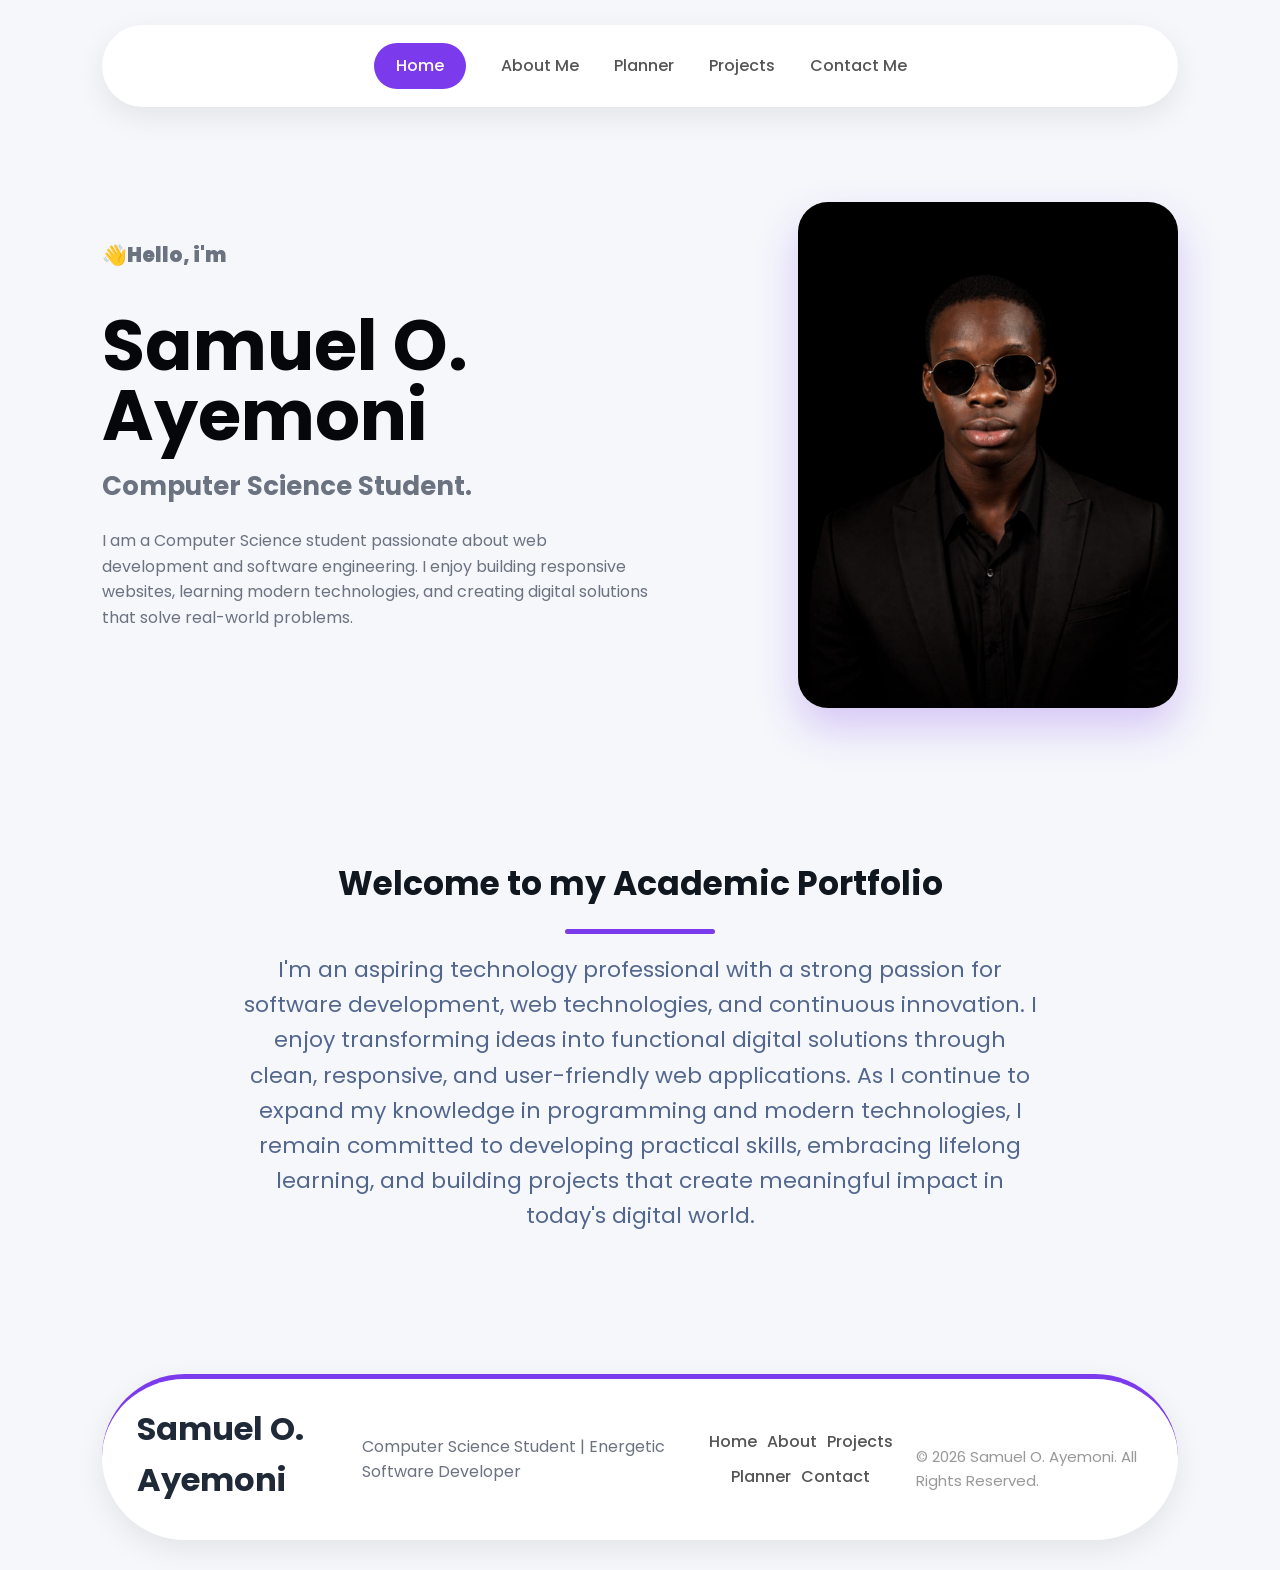
<file: index.html>
<!DOCTYPE html>
<html lang="en">
<head>
    <meta charset="UTF-8">
    <meta name="viewport" content="width=device-width, initial-scale=1.0">
    <title>portfolio -v2</title><link rel="preconnect" href="https://fonts.googleapis.com">
    <link rel="preconnect" href="https://fonts.gstatic.com" crossorigin>
    <link href="https://fonts.googleapis.com/css2?family=Poppins:wght@300;400;500;600;700&display=swap" rel="stylesheet">
     <link rel="stylesheet" href="style -v2.css">

</head>
<body>
    <header>
        <nav>
            <a href="index.html" class="minus">Home</a>
            <a href="about.html">About Me</a>
            <a href="planner.html">Planner</a>
            <a href="projects.html">Projects</a>
            <a href="contact.html">Contact Me</a>
        </nav>
    </header>
<main>
            <section class="hero">
                <div class="hero-text">
                    <p class="greeting">👋Hello, i'm</p>
                    <h1>Samuel O. <br>Ayemoni</h1>
                    <h3>Computer Science Student.</h3>
                    <p>
                       I am a Computer Science student passionate about web development and software engineering. I enjoy building responsive websites, learning modern technologies, and creating digital solutions that solve real-world problems.
                    </p>
                    <a href="calculator/calculator.html"></a>
                </div>

                <div class="hero-img">
                    <img src="love.jpg.jpeg" alt="Timeless">
                </div>
            </section>
            <section class="Welcome">
                <div>
                  <h2>Welcome to my Academic Portfolio</h2>
                  <p>
                   I'm an aspiring technology professional with a strong passion for software development, web technologies, and continuous innovation. I enjoy transforming ideas into functional digital solutions through clean, responsive, and user-friendly web applications. As I continue to expand my knowledge in programming and modern technologies, I remain committed to developing practical skills, embracing lifelong learning, and building projects that create meaningful impact in today's digital world.
                  </p>
                </div>
            </section>
            
</main>
        <footer>
                <h2>Samuel O. Ayemoni</h2>
                <p>Computer Science Student | Energetic Software Developer</p>
                <div class="footer-links">
                    <a href="index.html">Home</a>
                    <a href="about.html">About</a>
                    <a href="projects.html">Projects</a>
                    <a href="planner.html">Planner</a>
                    <a href="contact.html">Contact</a>
                </div>
                <p class="copyright">
                     © 2026 Samuel O. Ayemoni. All Rights Reserved.
            </p>
        </footer>
</body>
</html>
</file>
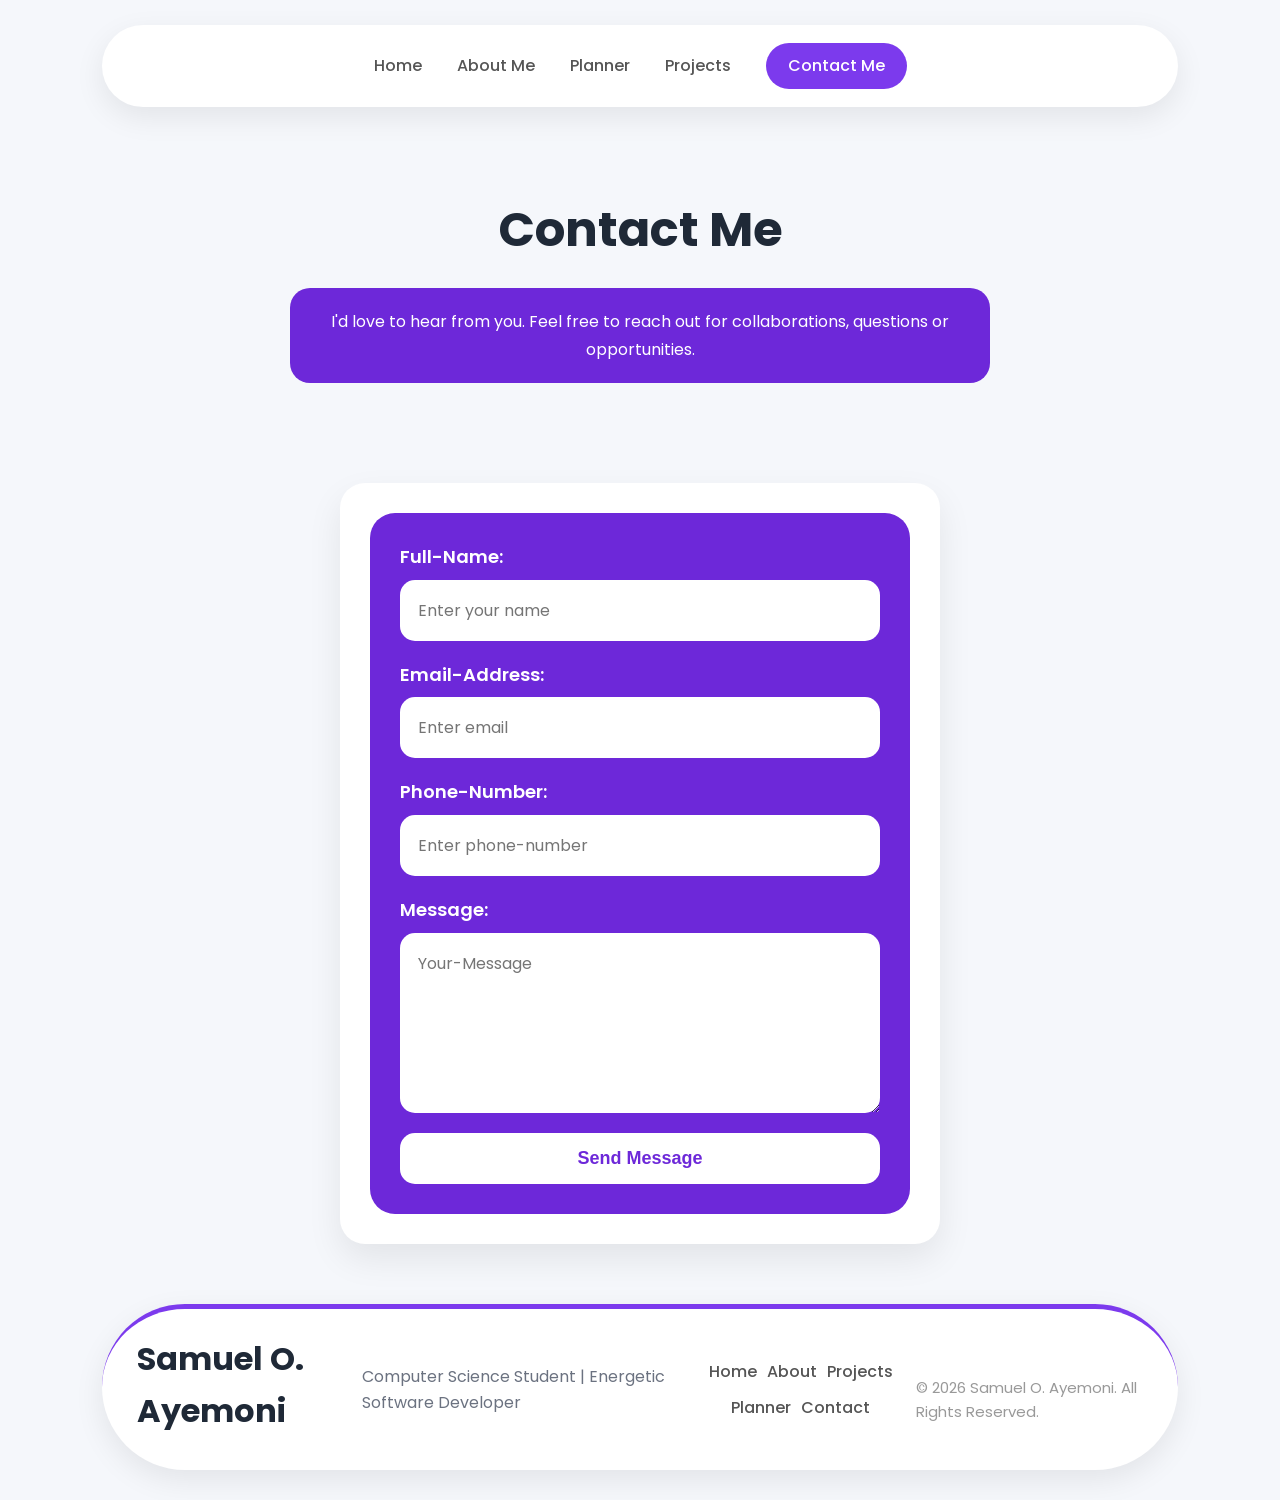
<file: contact.html>
<!DOCTYPE html>
<html lang="en">
<head>
    <meta charset="UTF-8">
    <meta name="viewport" content="width=device-width, initial-scale=1.0">
    <title>portfolio -v2</title>
    <link rel="stylesheet" href="style -v2.css">
    <link rel="preconnect" href="https://fonts.googleapis.com">
<link rel="preconnect" href="https://fonts.gstatic.com" crossorigin>
<link href="https://fonts.googleapis.com/css2?family=Poppins:wght@300;400;500;600;700&display=swap" rel="stylesheet">

</head>
<body>
    <header>
        <nav>
            <a href="index.html">Home</a>
            <a href="about.html">About Me</a>
            <a href="planner.html">Planner</a>
            <a href="projects.html">Projects</a>
            <a href="contact.html" class="minus">Contact Me</a>
        </nav>
    </header>
<main>
    <section class="contact-container">
        <div class="contact-intro">
            <h1>Contact Me</h1>
            <p>
            I'd love to hear from you.
            Feel free to reach out for collaborations,
            questions or opportunities.</p>
        </div>
        </section>
        <section class="contact-form">
        <div class="contact-card">
            <form id="contact-form">
                <div class="contact-real">
                    <div class="form-group">
                        <label for="name">Full-Name:</label>
                        <input type="text" id="name" placeholder="Enter your name">
                    </div>
                    <div class="form-group">
                        <label for="email">Email-Address:</label>
                        <input type="email" id="email" placeholder="Enter email">
                    </div>
                    <div class="form-group">
                        <label for="phone number">Phone-Number:</label>
                        <input type="tel" id="Phone-number" placeholder="Enter phone-number">
                    </div>
                    <div class="form-group">
                        <label for="message">Message:</label>
                        <textarea id="message" rows="5" placeholder="Your-Message"></textarea>
                    </div>
                        <button type="submit">Send Message</button>
                </div>
            </form>
        </div>
    </section>
</main>
    <footer>
                <h2>Samuel O. Ayemoni</h2>
                <p>Computer Science Student | Energetic Software Developer</p>
                <div class="footer-links">
                    <a href="index.html">Home</a>
                    <a href="about.html">About</a>
                    <a href="projects.html">Projects</a>
                    <a href="planner.html">Planner</a>
                    <a href="contact.html">Contact</a>
                </div>
                <p class="copyright">
                     © 2026 Samuel O. Ayemoni. All Rights Reserved.
            </p>
        </footer>
        <script src="contact.js"></script>
</body>
</html>
</file>
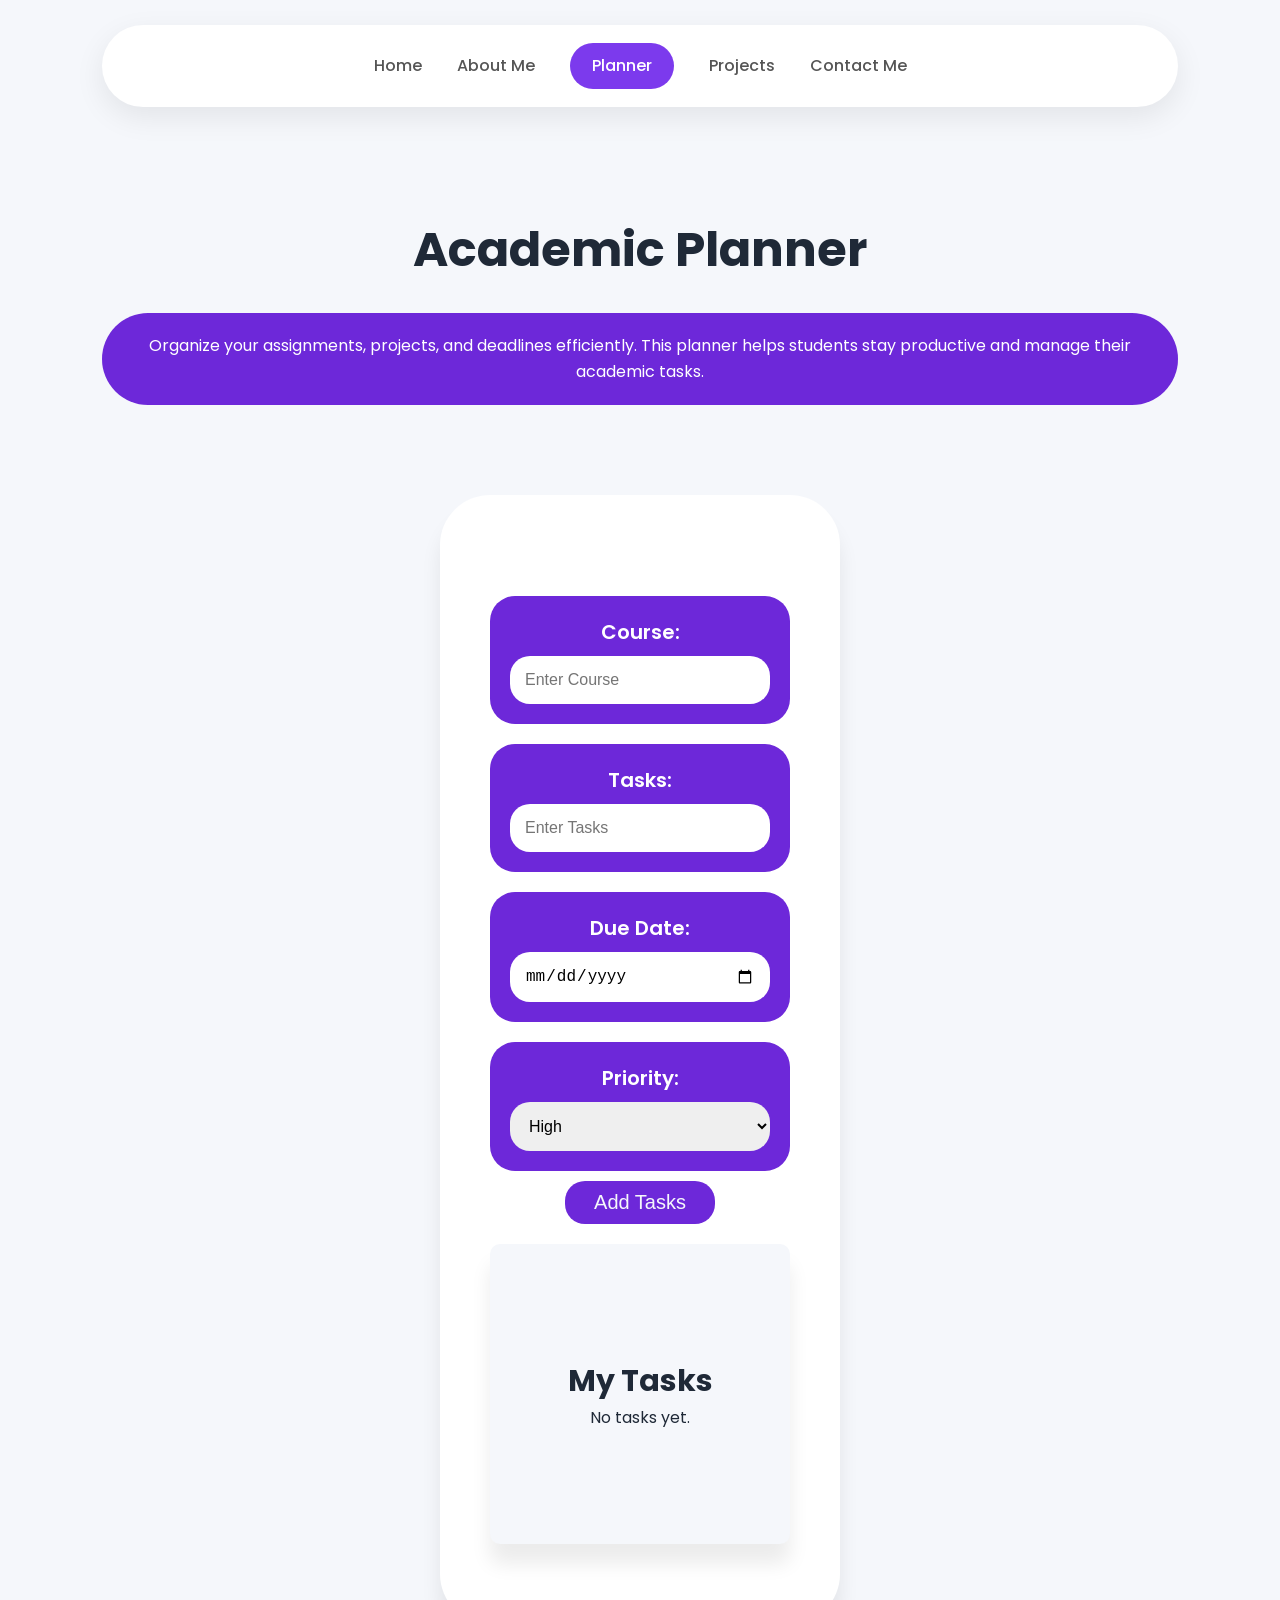
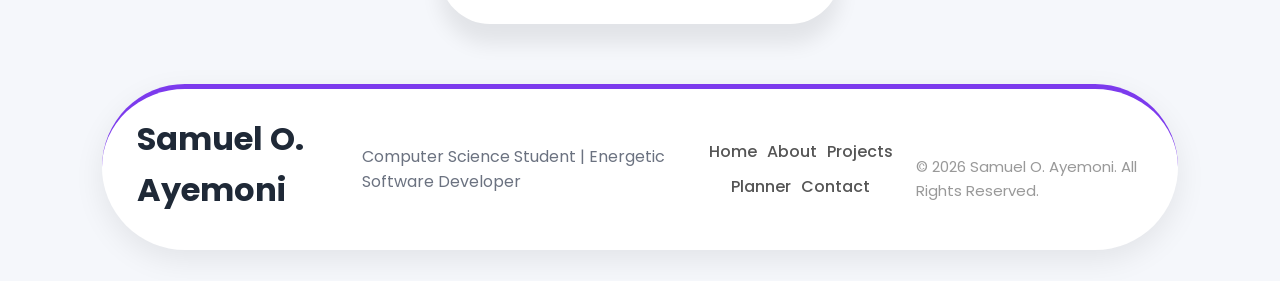
<file: planner.html>
<!DOCTYPE html>
<html lang="en">
<head>
    <meta charset="UTF-8">
    <meta name="viewport" content="width=device-width, initial-scale=1.0">
    <title>portfolio -v2</title>
    <link rel="stylesheet" href="style -v2.css">
    <link rel="preconnect" href="https://fonts.googleapis.com">
<link rel="preconnect" href="https://fonts.gstatic.com" crossorigin>
<link href="https://fonts.googleapis.com/css2?family=Poppins:wght@300;400;500;600;700&display=swap" rel="stylesheet">

</head>
<body>
    <header>
        <nav>
            <a href="index.html">Home</a>
            <a href="about.html">About Me</a>
            <a href="planner.html" class="minus">Planner</a>
            <a href="projects.html">Projects</a>
            <a href="contact.html">Contact Me</a>
        </nav>
    </header>

<main>
    <section class="planner-intro">
        <h1>Academic Planner</h1>
        <p>Organize your assignments, projects, and deadlines efficiently.
        This planner helps students stay productive and manage their academic tasks.
        </p>
    </section>
    <section class="planner-form">
        <div class="planner-card">
        <form>
            <div class="planner-tasks">
            <label for="course">Course:</label>
            <input type="text" id="course" placeholder="Enter Course">
            </div>
            <div class="planner-tasks">
            <label for="tasks">Tasks:</label>
            <input type="text" id="tasks" placeholder="Enter Tasks">
            </div>
            <div class="planner-tasks">
            <label for="date">Due Date:</label>
            <input type="date" id="date" placeholder="Input Date">
            </div>
            <div class="planner-tasks">
            <label for="priority">Priority:</label>
            <select id="priority">
                <option>High</option>
                <option>Medium</option>
                <option>Low</option>
            </select>
            </div>
            <button type="submit">Add Tasks</button>
        </form>
        <section class="task-list">
            <h2>My Tasks</h2>
            <p>No tasks yet.</p>
        </section>
        </div>
    </section>
</main>
            <footer>
                <h2>Samuel O. Ayemoni</h2>
                <p>Computer Science Student | Energetic Software Developer</p>
                <div class="footer-links">
                    <a href="index.html">Home</a>
                    <a href="about.html">About</a>
                    <a href="projects.html">Projects</a>
                    <a href="planner.html">Planner</a>
                    <a href="contact.html">Contact</a>
                </div>
                <p class="copyright">
                     © 2026 Samuel O. Ayemoni. All Rights Reserved.
            </p>
        </footer>
        <script src="planner.js"></script>
</body>
</html>
</file>
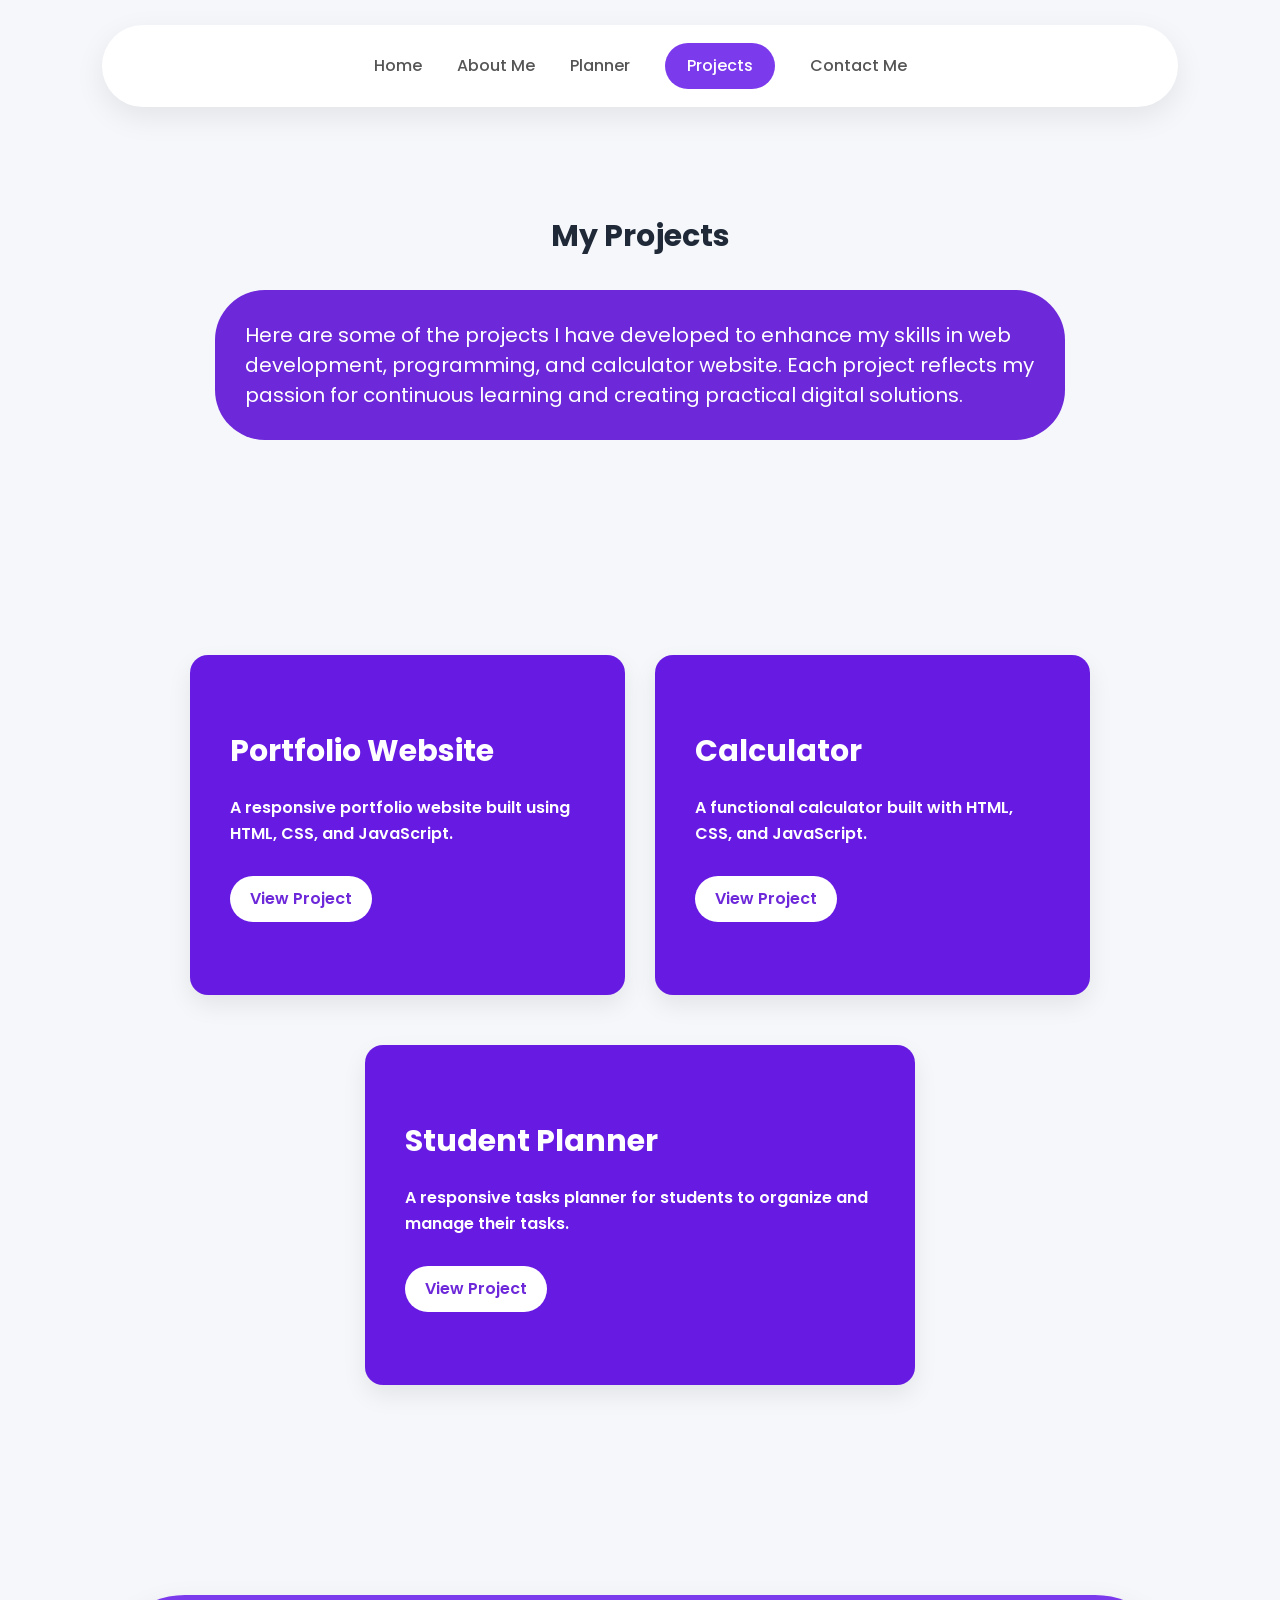
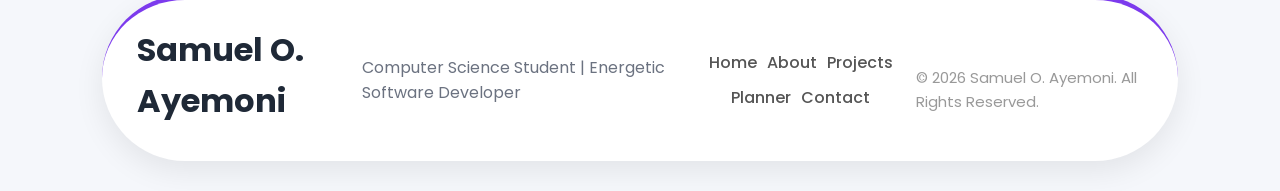
<file: projects.html>
<!DOCTYPE html>
<html lang="en">
<head>
    <meta charset="UTF-8">
    <meta name="viewport" content="width=device-width, initial-scale=1.0">
    <title>portfolio -v2</title>
    <link rel="stylesheet" href="style -v2.css">
    <link rel="preconnect" href="https://fonts.googleapis.com">
<link rel="preconnect" href="https://fonts.gstatic.com" crossorigin>
<link href="https://fonts.googleapis.com/css2?family=Poppins:wght@300;400;500;600;700&display=swap" rel="stylesheet">

</head>
<body>
    <header>
        <nav>
            <a href="index.html">Home</a>
            <a href="about.html">About Me</a>
            <a href="planner.html">Planner</a>
            <a href="projects.html" class="minus">Projects</a>
            <a href="contact.html">Contact Me</a>
        </nav>
    </header>
<main>
    <section class="projects-intro">
        <h1>My Projects</h1>
        <p>Here are some of the projects I have developed to enhance my skills in
        web development, programming, and calculator website. Each project reflects
        my passion for continuous learning and creating practical digital
        solutions.</p>
    </section>

    <section class="projects">
        <div class="projects-container">
            <div class="projects-card">
                <h2>Portfolio Website</h2>
                <p>
                    A responsive portfolio website built using HTML, CSS, and JavaScript.
                </p>
                <a href="index.html">View Project</a>
            </div>

            <div class="projects-card">
                <h2>Calculator</h2>
                <p>
                    A functional calculator built with HTML, CSS, and JavaScript.
                </p>
                <a href="calculator/calculator.html" target="_blank">View Project</a>
            </div>
            <div class="projects-card">
                <h2>Student Planner</h2>
                <p>
                    A responsive tasks planner for students to organize and manage their tasks.
                </p>
                <a href="planner.html">View Project</a>
            </div>
        </div>
    </section>
    <footer>
    <h2>Samuel O. Ayemoni</h2>

    <p>Computer Science Student | Energetic Software Developer</p>

    <div class="footer-links">

        <a href="index.html">Home</a>
        <a href="about.html">About</a>
        <a href="project.html">Projects</a>
        <a href="planner.html">Planner</a>
        <a href="contact.html">Contact</a>

    </div>

    <p class="copyright">
        © 2026 Samuel O. Ayemoni. All Rights Reserved.
    </p>
    </footer>
</main>
</body>
</html>
</file>
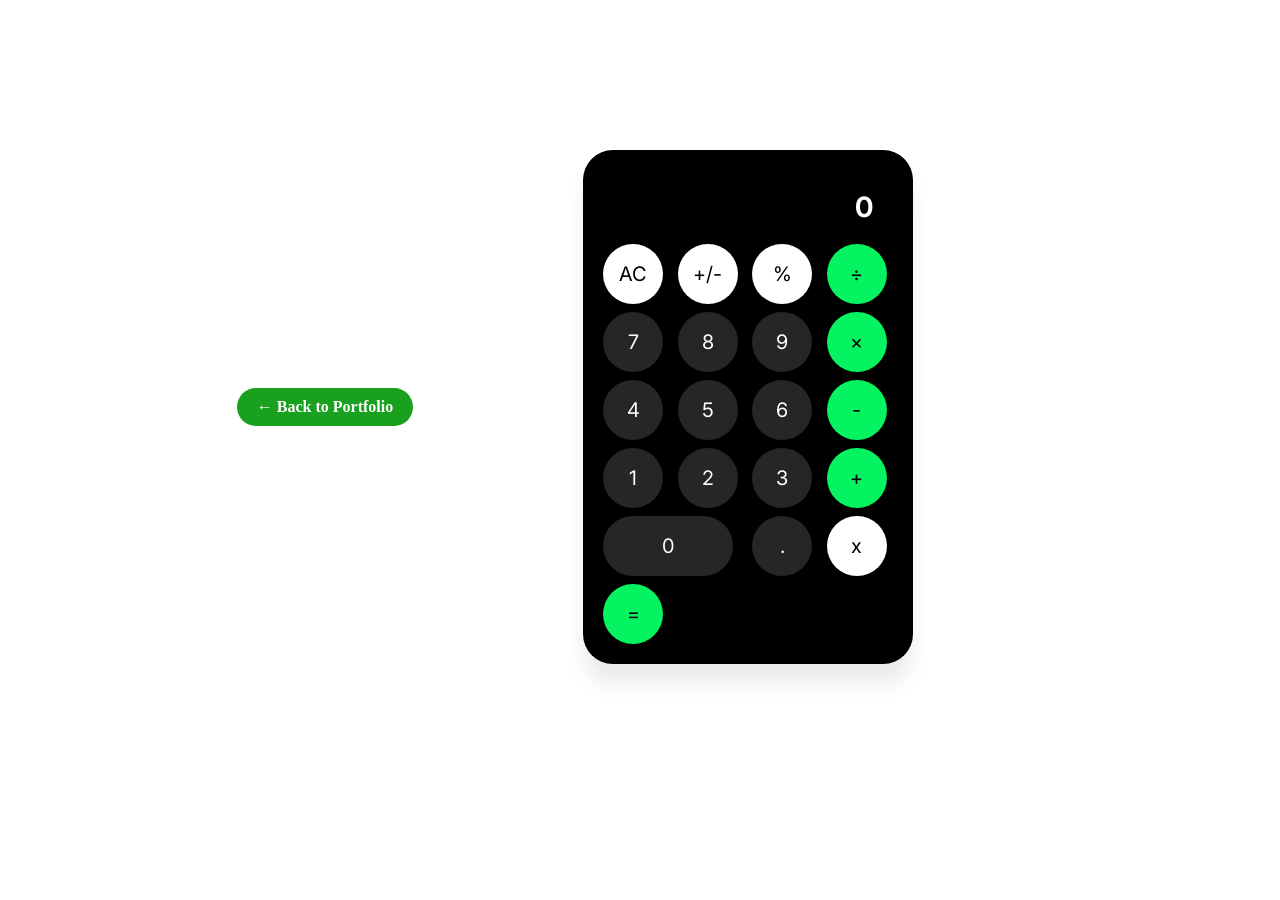
<file: calculator/calculator.html>
<!DOCTYPE html>
<html lang="en">
<head>
    <meta charset="UTF-8">
    <meta name="viewport" content="width=device-width, initial-scale=1.0">
    <title>portfolio-v2</title>
    <link rel="stylesheet" href="style.css">
    <link rel="preconnect" href="https://fonts.googleapis.com">
<link rel="preconnect" href="https://fonts.gstatic.com" crossorigin>
<link href="https://fonts.googleapis.com/css2?family=Inter:wght@400;500;600&display=swap" rel="stylesheet">
</head>
<body>
    <a href="../index.html" class="back-btn">← Back to Portfolio</a>
    <div class="calculator">
        <div class="display">
            <h1>0</h1>
        </div>
        <div class="buttons">
            <button class="function clear">AC</button>
            <button class="function">+/-</button>
            <button class="function">%</button>
            <button class="operator">÷</button>
            <button class="number">7</button>
            <button class="number">8</button>
            <button class="number">9</button>
            <button class="operator">×</button>
            <button class="number">4</button>
            <button class="number">5</button>
            <button class="number">6</button>
            <button class="operator">-</button>
            <button class="number">1</button>
            <button class="number">2</button>
            <button class="number">3</button>
            <button class="operator">+</button>
            <button class="number zero">0</button>
            <button class="number">.</button>
            <button class="function delete">x</button>
            <button class="operator">=</button>
        </div>
    </div>
<script src="script.js"></script>
</body>
</html>
</file>
<file: style -v2.css>
*{
    margin: 0;
    padding: 0;
    box-sizing: border-box;
}

body{
    background: #F5F7FB;
    color: #1F2937;
    font-family: "Poppins", Arial, sans-serif;
    line-height: 1.6;
}

img{
    display: block;
    max-width: 100%;
}

a{
    text-decoration: none;
    color: inherit;
}

section{
    padding: 60px 8%;
}
header{
    width: 100%;
    padding: 25px 8%;
}
nav{
    background: white;
    border-radius: 50px;
    padding: 18px 35px;
    display: flex;
    justify-content: center;
    align-items: center;
    gap: 35px;
    box-shadow: 0 10px 30px rgba(0, 0, 0, .08);
}
nav a{
    color:#555;
    font-weight: 500;
    transition: .3s;
}
nav a:hover{
    color: #7c3aed;
}
.minus{
    background:#7C3AED;
    color:white;
    padding:10px 22px;
    border-radius:25px;
}
.hero{
    display: flex;
    justify-content: space-between;
    align-items: center;
    gap: 80px;
    padding: 70px 8%;
}
.greeting{
    color: #7C3AED;
    font-size: 20px;
    font-weight: 600;
    margin-bottom: 10px;
}
.hero-text h1{
    font-size: 70px;
    line-height: 1.0;
    color: #06070a;
    margin-bottom: 15px;
}
.hero-text h3{
    font-size:26px;
    color:#6B7280;
    margin-bottom:20px;
}
.hero-text p{
    color:#6B7280;
    max-width:550px;
    margin-bottom:40px;
}
.btn{
    display:inline-block;
    background:#7C3AED;
    color:white;
    padding:16px 34px;
    border-radius:50px;
    font-weight:600;
    transition:.3s;
}
.btn:hover{
    background:#6D28D9;
    transform:translateY(-4px);
}
.hero-img img{
    width:380px;
    border-radius:30px;
    box-shadow:0 20px 40px rgba(124,58,237,.25);
    transition:.3s;
}
.hero-img img:hover{
    transform:scale(1.03);
}
.greeting{
color:#7C3AED;
font-weight:900;
}
.Welcome{
    text-align: center;
    font-size: 22px;
    color: #11171f;
    margin-bottom: 25px;
}
.Welcome p{
    max-width: 800px;
    margin: auto;
    color: #53668d;
}
.Welcome h2::after{
    content:"";
    display:block;
    width:150px;
    height:5px;
    background:#7C3AED;
    margin:18px auto;
    border-radius:50px;
}
footer{
    background: white;
    border-radius: 100px;
    padding: 20px;
    display: flex;
    align-items: center;
    box-shadow: 0 10px 30px rgba(0, 0, 0, .08);
    margin: 60px 8% 30px;
}
footer h2{
    font-size: 32px;
    color: #1F2937;
    margin-bottom: 10px;
    margin-left: 15px;
}
footer p{
    color: #6B7280;
}
.footer-links{
    display: flex;
    justify-content: center;
    gap: 10px;
    margin: 30px 0;
    flex-wrap: wrap;
}
.footer-links a{
    color: #555;
    font-weight: 500;
    transition: .3s;
}
.footer-links a:hover{
    color: #7C3AED;
}
.copyright{
    margin-top: 20px;
    font-size: 15px;
    color: #999;
}
footer{
    border-top: 5px solid #7C3AED;
}
.about{
    text-align: center;
}
.about h1{
    font-size: 48px;
    color: #1F2937;
    margin-bottom: 25px;
}
.about p{
    max-width: 850px;
    margin: 20px auto;
    color: #6B7280;
    line-height: 1.5;
}
.about h2{
    margin-top: 20px;
    margin-bottom: 10px;
    color: #1F2937;
}
.about-cards{
    display:flex;
    gap:30px;
    margin-top:60px;
    justify-content:center;
    flex-wrap:wrap;
}
.about-card{
    background:white;
    padding:35px;
    border-radius:20px;
    box-shadow:0 10px 25px rgba(0,0,0,.08);
    flex:1;
    flex: 1 1 300px;
    transition:.3s;
    margin-bottom: 20px;
}
.about-card h2{
    color:#1F2937;
    margin-bottom:20px;
}
.about-card p{
    color:#6B7280;
    line-height:1.8;
}
.about-card:hover{
    transform:translateY(-8px);
    box-shadow:0 20px 40px rgba(0,0,0,.12);
}
.skills{
    padding: 60px 8%;
}
.skills-container{
    display: flex;
    justify-content: center;
    gap: 45px;
    flex-wrap: wrap;
    margin-top: 40px;
    margin-bottom: 20px;
}
.skill-box{
    background: white;
    padding: 25px 40px;
    border-radius: 18px;
    box-shadow: 0 10px 25px rgba(0, 0, 0, .08);
    font-weight: 600;
    transition: .3s;
}
.skill-box:hover{
    transform: translateY(-10px);
    background: #7C3AED;
    color: white;
}
.skills h2{
    font-size: 40px;
    color: #1F2937;
    margin-bottom: 20px;
}
.skills h2::after{
    content:"";
    display:block;
    width:150px;
    height:5px;
    background:#7C3AED;
    margin:15px auto;
    border-radius:50px;
}
.hobbies{
    padding-top: 30px;
    text-align: center;
}
.hobbies-container{
    justify-content:center;
    gap: 35px;
    flex-wrap: wrap;
    margin-top: 40px;
    display: flex;
    text-align: center;
}
.hobby-box{
    background: white;
    padding: 25px 40px;
    border-radius: 18px;
    box-shadow: 0 10px 25px rgba(0, 0, 0, .08);
    font-weight: 600;
    transition: .3s;
}
.hobby-box:hover{
    transform: translateY(-10px);
    background: #7C3AED;
    color: white;
}
.hobbies h2{
    font-size: 40px;
    color: #1F2937;
    margin-bottom: 20px;
}
.hobbies h2::after{
    display: block;
    width: 150px;
    height: 5px;
    background: #7C3AED;
    margin: 15px auto;
    border-radius: 50px;
    content:"";
}
.academic-record{
    width: 90%;
    max-width: 900px;
    margin: 50px auto;
}

.academic-record h2{
    text-align: center;
    margin-bottom: 20px;
    color: #1F2937;
}

table{
    width: 100%;
    border-collapse: collapse;
    background: white;
    border-radius: 15px;
    overflow: hidden;
    box-shadow: 0 10px 20px rgba(0,0,0,.08);
}

th{
    background: #6D28D9;
    color: white;
    padding: 15px;
}

td{
    padding: 15px;
    text-align: center;
    border-bottom: 1px solid #ddd;
}

tr:hover{
    background: #F3F4F6;
}
.intro-video{
    width: 90%;
    max-width: 700px;
    margin: 50px auto;
    text-align: center;
}

.intro-video video{
    width: 100%;
    border-radius: 20px;
    box-shadow: 0 10px 20px rgba(0,0,0,.15);
}
section{
    padding: 80px 8%;
}
.planner-intro{
    text-align: center;
}

.planner-intro h1{
    text-align: center;
    font-size: 48px;
    color: #1F2937;
    margin-bottom:25px ;
}
.planner-intro p{
    background: #6D28D9;
    color: white;
    border-radius: 50px;
    padding: 20px;
}
.planner-form{
    display: flex;
    flex-direction: column;
    background: white;
    margin: 10px auto;
    width: min(400px, 95%);
    border-radius: 50px;
    box-shadow: 0 20px 20px rgba(0, 0, 0, 0.08);
    align-items: center;
}
.planner-card{
    text-align: center;
    margin-top: 1px;
    
}
.planner-tasks{
    background:#6D28D9;
    color: white;
    font-size: 20px;
    margin: 20px auto;
    
    padding: 20px;
    border-radius: 25px;
    width: 100%;
    max-width: 500px;
    display: block;
    margin-bottom: 10px;
}
.planner-tasks label{
    display: block;
    margin-bottom: 8px;
    font-weight:600 ;
}
input,
select{
    width: 100%;
    max-width: 100%;
    padding: 15px;
    border-radius: 20px;
    font-size: 16px;
    border: #F5F7FB;
}
.task-list{
    display: flex;
    flex-direction: column;
    justify-content: center;
    background:#F5F7FB;
    border-radius: 10px;
    width: 300px;
    min-height: 300px;
    margin-top: 20px;
    box-shadow: 0 20px 20px rgba(0, 0, 0, 0.08);
    align-items: center;
    padding: 15px;
}
.task-list h2{
    font-size: 30px;
}
button{
    padding: 10px;
    background:#6D28D9;
    color: #F5F7FB;
    border-radius: 20px;
    cursor: pointer;
    width: 150px;
    font-size: 20px;
    transition: .3s;
    border: #7C3AED;
}
.complete,
.delete{
    flex: 1;
    padding: 10px;
    border: none;
    border-radius: 10px;
    cursor: pointer;
    color: white;
    font-size: 16px;
}

.complete{
    background: #22c55e;
}

.complete:hover{
    background: #16a34a;
}

.delete{
    background: #ef4444;
}

.delete:hover{
    background: #dc2626;
}

.task-buttons{
    display: flex;
    gap: 10px;
    margin-top: 15px;
}
button:hover{
    background: #F5F7FB;
    transform: translateY(-6px);
    color: #7C3AED;
}
.projects-intro h1{
    text-align: center;
}
.projects-intro {
    font-size: 20px;
    color: #1F2937;
    margin-bottom: 25px;
}
.projects-intro p{
    max-width: 850px;
    margin: 30px auto;
    color: white;
    line-height: 1.5;
    background: #6D28D9;
    border-radius: 50px;
    padding: 30px;
    margin-bottom: -20px;

}
.projects-container{
    display:flex;
    justify-content:center;
    align-items:flex-start;
    flex-wrap:wrap;
    gap:30px;
    max-width:900px;
    margin:50px auto;
}
.projects-card{
    display:flex;
    flex-direction:column;
    justify-content:space-between;
    width:320px;
    background:#6D28D9;
    color:white;
    padding:25px;
    border-radius:20px;
    box-shadow:0 10px 25px rgba(0,0,0,.08);
    transition:.3s;
    gap: 20px;
}
.projects-card h2{
    font-size: 30px;
}
.projects-card p{
    margin-bottom: 10px;
}
.projects-card{
    display: flex;
    flex: 1 1 300px;
    max-width: 550px;
    flex-direction: column;
    justify-content: center;
    background:#671be2;
    padding:15px 40px;
    border-radius:18px;
    box-shadow:0 10px 25px rgba(0,0,0,.08);
    font-weight:600;
    transition:.3s;
    color:white;
    margin-bottom:20px;

    min-height:340px;
}
.projects-card a{
    display:inline-block;
    background:white;
    color:#6D28D9;
    padding:10px 20px;
    border-radius:25px;
    font-weight:600;
    width:fit-content;
    transition:.3s;
}

.projects-card a:hover{
    background:#1F2937;
    color:white;
}
.contact-container{
    text-align:center;
    padding:60px 20px;
}

.contact-intro h1{
    font-size:48px;
    color:#1F2937;
    margin-bottom:20px;
}

.contact-intro p{
    background:#6D28D9;
    color:white;
    padding:20px;
    border-radius:20px;
    max-width:700px;
    margin:0 auto 40px;
    line-height:1.7;
}

.contact-form{
    width:min(600px,95%);
    margin:0 auto;
    background:white;
    border-radius:25px;
    box-shadow:0 15px 35px rgba(0,0,0,.08);
    padding:30px;

}

.contact-card{
    width:100%;
}

.contact-real{
    background:#6D28D9;
    padding:30px;
    width: 100%;
    border-radius:25px;
}

.form-group{
    display:flex;
    flex-direction:column;
    margin-bottom:20px;
}

.form-group label{
    color:white;
    font-size:18px;
    font-weight:600;
    margin-bottom:8px;
}

.form-group input,
.form-group textarea{
    width:100%;
    padding:18px;
    border:none;
    border-radius:15px;
    font-size:16px;
    font-family:'Poppins',sans-serif;
    outline:none;
    box-sizing:border-box;
}

.form-group textarea{
    min-height:180px;
    resize:vertical;
}

.contact-real button{
    width:100%;
    padding:15px;
    border:none;
    border-radius:15px;
    background:white;
    color:#6D28D9;
    font-size:18px;
    font-weight:600;
    cursor:pointer;
    transition:.3s;
}

.contact-real button:hover{
    background:#1F2937;
    color:white;
}

@media (max-width:768px){

    .contact-intro h1{
        font-size:36px;
    }

    .contact-intro p{
        font-size:15px;
        padding:18px;
    }

    .contact-form{
        width:95%;
        padding:20px;
    }

    .contact-real{
        padding:20px;
    }

    .form-group label{
        font-size:16px;
    }

    .form-group input,
    .form-group textarea{
        font-size:15px;
    }

    .contact-real button{
        font-size:16px;
    }
}
@media (max-width: 768px){

    section{
        padding: 40px 5%;
    }

    header{
        padding:20px 5%;
    }

    nav{
        flex-direction:column;
        gap:15px;
        border-radius:25px;
        padding:20px;
    }

    .hero{
        flex-direction:column;
        text-align:center;
        gap:40px;
    }

    .hero-text h1{
        font-size:42px;
    }

    .hero-text h3{
        font-size:22px;
    }

    .hero-img img{
        width:250px;
    }

    table{
        display:block;
        overflow-x:auto;
        white-space:nowrap;
        min-height: 600px;
    }

    footer{
        flex-direction:column;
        text-align:center;
        border-radius:30px;
        padding:-19px;
    }

    .footer-links{
        display:flex;
        flex-direction:column;
        gap:6px;
        margin-top:10px;
    }
}
</file>
<file: calculator/style.css>
*{
    margin: 0;
    padding: 0;
    box-sizing: border-box;
}
body{
    display: flex;
    justify-content: center;
    align-items: center;
}
.calculator{
    background: black;
    border-radius: 30px;
    margin: 150px;
    padding: 20px;
    box-shadow: 0 20px 20px rgba(0, 0, 0, 0.08);
    display: block;
    align-items: center;justify-content: center;
}
.display{
    color:white;
    font-family: "Inter", sans-serif;
    font-weight: 30;
    font-size: 14px;
    display: flex;
    justify-content: flex-end;
    align-items: center;
    margin: 20px;
    border-radius: 20px;
    width: 250px;
}
.display h1{
    text-align: right;
    width: 100%;
    overflow: hidden;
}
.buttons{
    display: grid;
    grid-template-columns: repeat(4, 1fr);
    gap: 8px;
}
button{
    border-radius: 50%;
    width: 60px;
    height:60px;
    border: none;
    cursor: pointer;
    font-size: 20px;
    font-weight: 20px;
    color: #fff;
    font-family: "Inter", sans-serif;
}
button:hover{
    transform: scale(1.05);
    color:rgb(255, 255, 255) ;
    background:rgb(85, 82, 82) ;
}
.function{
    background: rgb(255, 255, 255);
    color:black;
}
.operator{
    background: rgb(6, 243, 97);
    color: black;
}
.number{
    background: rgb(39, 38, 38);
}
.zero{
    width: 130px;
    grid-column: span 2;
    border-radius: 30px;
    background: rgb(39, 38, 38) ;
}
.back-btn{
    display:inline-block;
    margin:20px;
    padding:10px 20px;
    background:#18a01e;
    color:white;
    text-decoration:none;
    border-radius:30px;
    font-weight:600;
}

.back-btn:hover{
    background:#159620;
}
</file>
